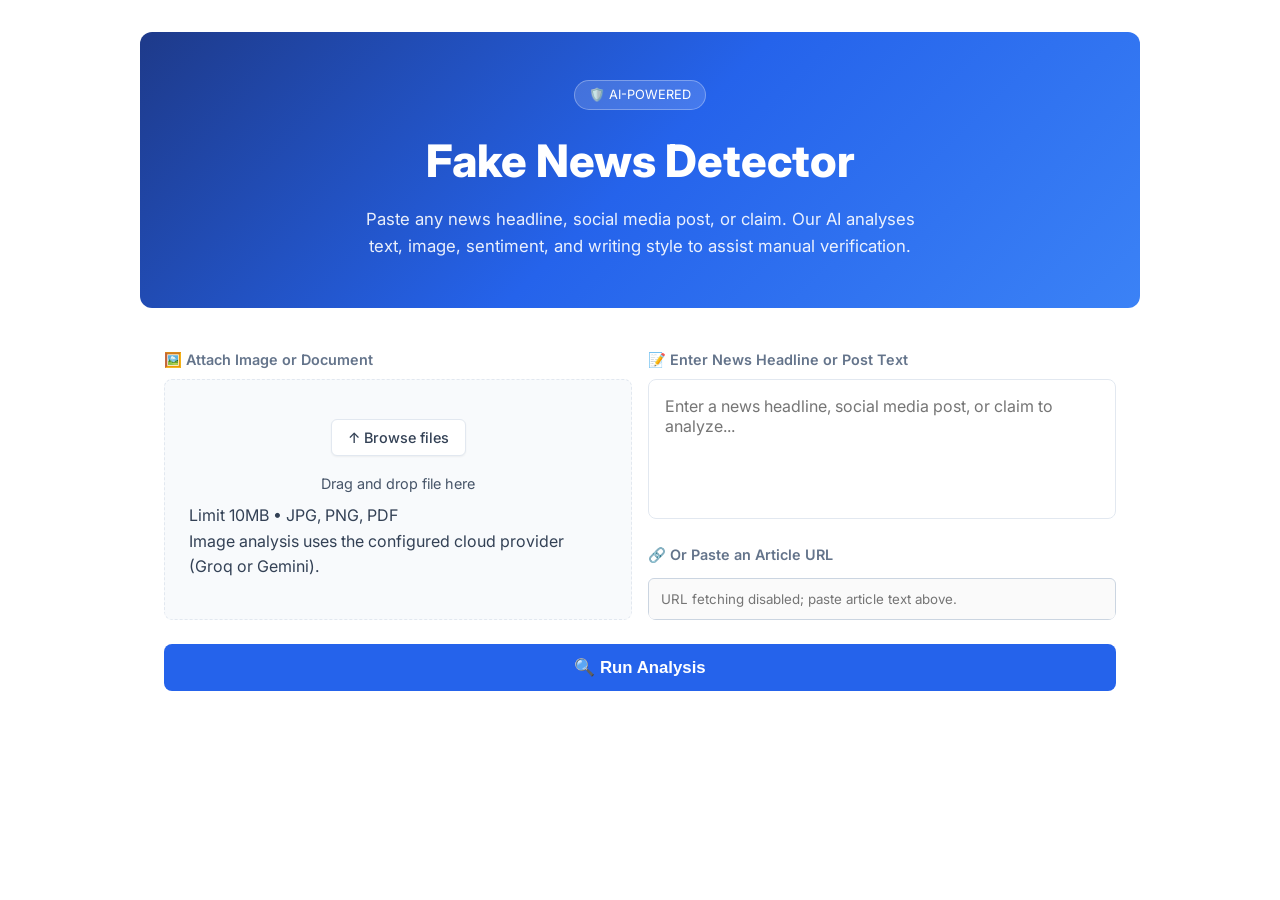
<file: static/index.html>
<!DOCTYPE html>
<html lang="en">
<head>
  <meta charset="UTF-8">
  <meta name="viewport" content="width=device-width, initial-scale=1.0">
  <title>Fake News Detector</title>
  <link rel="stylesheet" href="style.css">
  <link href="https://fonts.googleapis.com/css2?family=Inter:wght@400;500;600;700;800&display=swap" rel="stylesheet">
</head>
<body>
  <!-- HEADER -->
  <div class="app-header">
    <div class="header-badge">🛡️ AI-POWERED</div>
    <h1>Fake News Detector</h1>
    <p>Paste any news headline, social media post, or claim. Our AI analyses<br>text, image, sentiment, and writing style to assist manual verification.</p>

  </div>

  <div class="container">
    <div id="input-section">
      <form id="analyze-form">
        <div class="input-columns">
          <!-- Left Column: Image -->
          <div class="input-col">
            <label>🖼️ Attach Image or Document</label>
            <div class="file-upload">
              <span class="upload-btn">↑ Browse files</span>
              <span id="file-name" style="margin-top: 1rem; font-size: 0.9rem; color: #475569;">Drag and drop file here</span>
              <div class="file-desc" style="margin-top: 0.5rem;">Limit 10MB • JPG, PNG, PDF<br>Image analysis uses the configured cloud provider (Groq or Gemini).</div>
              <input type="file" id="image" name="image" accept="image/png, image/jpeg, image/webp, application/pdf">
            </div>
          </div>
          
          <!-- Right Column: Text & URL -->
          <div class="input-col">
            <label>📝 Enter News Headline or Post Text</label>
            <textarea id="text" name="text" placeholder="Enter a news headline, social media post, or claim to analyze..." style="margin-bottom: 1rem; height: 100px;"></textarea>
            
            <label>🔗 Or Paste an Article URL</label>
            <input disabled type="url" id="news-url" name="url" placeholder="URL fetching disabled; paste article text above." style="width: 100%; padding: 0.75rem; border: 1px solid #cbd5e1; border-radius: 6px; font-family: inherit; margin-top: 0.25rem;">
          </div>
        </div>

        <button type="submit" class="btn-primary">🔍 Run Analysis</button>
      </form>
    </div>

    <div id="loader">
      <div class="spinner"></div>
      <p id="loader-text" style="color:#64748b; font-weight:600; margin-top:10px;">Analysing...</p>
    </div>

    <!-- RESULTS SECTION -->
    <div id="results">
      <!-- 1. Top Verdict Block -->
      <div class="white-card verdict-block">
        <h3 class="section-title">⚠️ Analysis Results</h3>
        <div class="verdict-layout">
          <div class="verdict-left">
            <div id="verdict-main" class="verdict-main">❌ Fake News</div>
            <div class="conf-row">
              Evidence signal (uncalibrated) <strong id="conf-val" style="font-size: 1.4rem;"></strong>
            </div>
            <div class="sent-row">
              Sentiment <strong id="sent-val"></strong>
            </div>
            
            <div class="why-flagged">
              <h4>Why this was flagged</h4>
              <ul id="flag-reasons"></ul>
            </div>
          </div>
          <div class="verdict-right">
            <!-- Simulated "media" box or preview -->
            <div class="media-preview" id="media-preview">
              <img id="preview-img" style="display:none;" />
              <div id="preview-placeholder">Media Preview</div>
            </div>
          </div>
        </div>
      </div>

      <div id="vision-card" class="white-card" style="display:none;">
        <h3 class="section-title">🖼️ Image assessment</h3>
        <p id="vision-summary" class="summary-text"></p>
        <p id="vision-provider" class="summary-text"></p>
        <p class="summary-text">This model signal requires source review and does not establish image authenticity.</p>
      </div>

      <!-- 2. Web Fact Check -->
      <div class="white-card">
        <h3 class="section-title">🌐 Web Fact-Check</h3>
        <div id="rag-alert" class="alert-box"></div>
        <p id="rag-summary" class="summary-text"></p>
        <button class="btn-secondary">📄 Download Evidence Card</button>
      </div>

      <!-- 3. Explainable AI Block -->
      <div class="dark-card">
        <h3 style="color:#fff; font-size:1.2rem; margin-bottom:5px;">🧠 Explainable AI — Why This Verdict?</h3>
        <p style="color:#cbd5e1; font-size:0.9rem;">Our AI doesn't just give a verdict — it shows its reasoning so you can decide whether to trust it.</p>
      </div>

      <!-- STEP 1: Word Influence -->
      <div class="white-card">
        <h3 class="step-title"><span class="step-badge">STEP 1</span> 🔤 Word Influence <span style="color:#94a3b8;font-weight:400;">— Integrated Gradients Attribution</span></h3>
        <p class="summary-text" style="margin-bottom:1rem;">Each word is scored by how much it pushed the AI toward <strong style="color:#dc2626;">fake</strong> (red) or <strong style="color:#16a34a;">real</strong> (green).</p>
        <div id="word-pills" class="word-container"></div>
      </div>

      <!-- STEP 2: Root Causes -->
      <div class="white-card" style="border-left: 4px solid #3b82f6;">
        <h3 class="step-title"><span class="step-badge">STEP 2</span> 🔍 Root Causes <span style="color:#94a3b8;font-weight:400;">— Why was this flagged?</span></h3>
        <div id="root-causes-list" class="alert-box alert-blue"></div>
      </div>

      <!-- STEP 3: Counterfactuals -->
      <div class="white-card">
        <h3 class="step-title"><span class="step-badge">STEP 3</span> 🔄 What Would Change the Verdict? <span style="color:#94a3b8;font-weight:400;">— Counterfactual Analysis</span></h3>
        <p class="summary-text" style="margin-bottom:1rem;">We simulate "what if" scenarios by removing one signal at a time and re-running the AI to see if the verdict flips.</p>
        <div id="cf-list"></div>
      </div>

      <div style="text-align: center; margin-top: 3rem;">
        <p style="color: #64748b; font-size: 0.85rem; margin-bottom: 5px;">AI-powered misinformation detection system for text and image analysis</p>
        <p style="color: #94a3b8; font-size: 0.8rem;">Analysis completed in <span id="time-taken"></span>s</p>
        <button onclick="resetApp()" class="btn-primary" style="margin-top: 2rem; max-width: 300px;">Analyze Another</button>
      </div>

    </div>
  </div>
  <script src="script.js"></script>
</body>
</html>
</file>
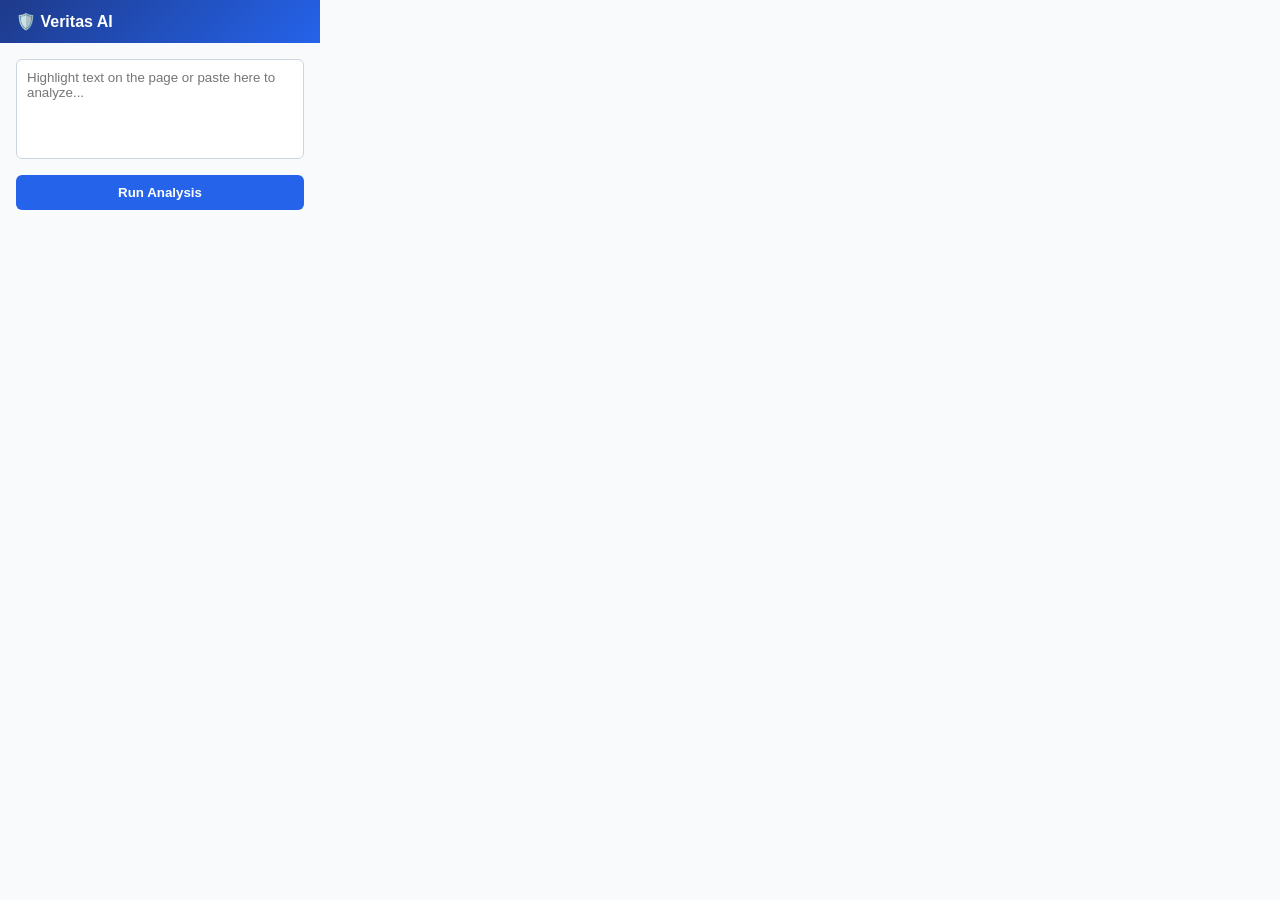
<file: chrome_extension/popup.html>
<!DOCTYPE html>
<html>
<head>
  <meta charset="utf-8">
  <link rel="stylesheet" href="popup.css">
</head>
<body>
  <div class="header">
    <h3>🛡️ Veritas AI</h3>
  </div>
  <div class="container">
    <textarea id="claim-text" placeholder="Highlight text on the page or paste here to analyze..."></textarea>
    <button id="analyze-btn">Run Analysis</button>
    
    <div id="loader" class="hidden">
      <div class="spinner"></div>
      <p style="text-align:center; font-size:12px; margin-top:5px; color:#64748b;">Checking facts...</p>
    </div>

    <div id="results" class="hidden">
      <div id="verdict-banner" class="verdict-banner"></div>
      <div class="metrics">
        <p><strong>Confidence:</strong> <span id="conf-val"></span></p>
        <p><strong>Web Search (RAG):</strong> <span id="rag-val"></span></p>
      </div>
      <button id="reset-btn" style="background:#e2e8f0; color:#334155;">Analyze Another</button>
    </div>
  </div>
  <script src="popup.js"></script>
</body>
</html>
</file>
<file: static/style.css>
:root {
  --bg: #ffffff;
  --text-main: #334155;
  --text-muted: #64748b;
  --border: #e2e8f0;
  --accent: #2563eb;
  
  --red-bg: #fef2f2;
  --red-border: #fca5a5;
  --red-text: #dc2626;
  
  --green-bg: #f0fdf4;
  --green-border: #86efac;
  --green-text: #16a34a;
  
  --yellow-bg: #fefce8;
  --yellow-border: #fef08a;
  --yellow-text: #d97706;
}

* { box-sizing: border-box; margin: 0; padding: 0; }

body {
  font-family: 'Inter', -apple-system, sans-serif;
  background-color: var(--bg);
  color: var(--text-main);
  line-height: 1.6;
}

.container {
  width: 100%;
  max-width: 1000px;
  margin: 0 auto;
  padding: 0 1.5rem 3rem;
}

/* Header */
.app-header {
  background: linear-gradient(135deg, #1e3a8a 0%, #2563eb 50%, #3b82f6 100%);
  border-radius: 12px;
  padding: 3rem 2rem;
  margin: 2rem auto;
  max-width: 1000px;
  text-align: center;
  color: white;
}
.header-badge {
  display: inline-block;
  background: rgba(255,255,255,0.15);
  border: 1px solid rgba(255,255,255,0.3);
  border-radius: 100px;
  padding: 4px 14px;
  font-size: 0.8rem;
  margin-bottom: 1rem;
}
.app-header h1 { font-size: 2.8rem; font-weight: 800; margin-bottom: 0.5rem; }
.app-header p { color: rgba(255,255,255,0.9); font-size: 1.05rem; }

/* Inputs */
.input-columns { display: flex; gap: 1rem; margin-bottom: 1.5rem; }
@media (max-width: 768px) { .input-columns { flex-direction: column; } }

.input-col {
  flex: 1;
  background: #ffffff;
  border-radius: 8px;
  overflow: hidden;
  display: flex;
  flex-direction: column;
}
.input-col label {
  color: #64748b;
  padding: 8px 0;
  font-size: 0.9rem;
  font-weight: 600;
}
.file-upload {
  position: relative;
  flex: 1;
  padding: 1.5rem;
  display: flex;
  flex-direction: column;
  justify-content: center;
  align-items: center;
  border: 1px dashed var(--border);
  background: #f8fafc;
  border-radius: 8px;
  cursor: pointer;
}
.upload-btn {
  background: #ffffff;
  border: 1px solid var(--border);
  padding: 6px 16px;
  border-radius: 6px;
  font-size: 0.9rem;
  font-weight: 500;
  color: #334155;
  box-shadow: 0 1px 2px rgba(0,0,0,0.05);
}
.file-upload input[type="file"] {
  position: absolute; top: 0; left: 0; width: 100%; height: 100%;
  opacity: 0; cursor: pointer;
}
textarea {
  width: 100%;
  flex: 1;
  background: #ffffff;
  border: 1px solid var(--border);
  border-radius: 8px;
  padding: 1rem;
  color: #334155;
  font-family: inherit;
  font-size: 1rem;
  resize: none;
  min-height: 140px;
}
textarea:focus { outline: none; border-color: var(--accent); }

.btn-primary {
  width: 100%; background: var(--accent); color: white;
  border: none; border-radius: 8px; padding: 0.8rem;
  font-size: 1.05rem; font-weight: 600; cursor: pointer;
}
.btn-secondary {
  background: var(--accent); color: white;
  border: none; border-radius: 6px; padding: 8px 16px;
  font-size: 0.9rem; font-weight: 600; cursor: pointer; margin-top: 1rem;
}

/* Loader */
#loader { display: none; text-align: center; margin: 4rem 0; }
.spinner {
  width: 40px; height: 40px;
  border: 4px solid #e2e8f0; border-left-color: var(--accent);
  border-radius: 50%; animation: spin 1s linear infinite; margin: 0 auto;
}
@keyframes spin { 100% { transform: rotate(360deg); } }

/* Results */
#results { display: none; margin-top: 2rem; }

.white-card {
  background: #ffffff;
  border: 1px solid var(--border);
  border-radius: 8px;
  padding: 1.5rem;
  margin-bottom: 1.5rem;
}
.dark-card {
  background: #0f172a;
  border-radius: 8px;
  padding: 1.5rem;
  margin-bottom: 1.5rem;
}

.section-title { font-size: 1.1rem; color: #1e293b; margin-bottom: 1rem; display: flex; align-items: center; gap: 8px; }

/* Verdict Layout */
.verdict-layout { display: flex; gap: 2rem; }
@media (max-width: 768px) { .verdict-layout { flex-direction: column; } }
.verdict-left { flex: 1; }
.verdict-right { flex: 1; background: #f1f5f9; border: 1px solid var(--border); border-radius: 8px; display:flex; align-items:center; justify-content:center; overflow:hidden;}
.verdict-right img { max-width: 100%; max-height: 300px; object-fit: contain; }

.verdict-main { font-size: 2rem; font-weight: 800; margin-bottom: 1rem; }
.v-fake { color: var(--red-text); }
.v-real { color: var(--green-text); }
.v-uncertain { color: var(--yellow-text); }

.conf-row, .sent-row { font-size: 1rem; color: #64748b; margin-bottom: 0.5rem; }
.conf-row strong { color: #1e293b; }

.why-flagged { margin-top: 1.5rem; }
.why-flagged h4 { font-size: 0.95rem; color: #1e293b; margin-bottom: 0.5rem; }
.why-flagged ul { list-style: none; margin-left: 0.5rem; }
.why-flagged li { position: relative; padding-left: 1rem; margin-bottom: 0.4rem; font-size: 0.9rem; color: #334155; }
.why-flagged li::before { content: "•"; color: var(--red-text); position: absolute; left: 0; font-size: 1.2rem; line-height: 1; }

/* Alerts / Pills */
.alert-box { border: 1px solid var(--yellow-border); background: var(--yellow-bg); border-radius: 6px; padding: 12px 16px; margin-bottom: 1rem; font-size: 0.9rem; }
.alert-blue { border: 1px solid #bfdbfe; background: #eff6ff; }
.summary-text { font-size: 0.95rem; color: var(--text-main); }

/* Steps */
.step-title { font-size: 1rem; font-weight: 600; margin-bottom: 1rem; display: flex; align-items: center; gap: 8px; }
.step-badge { background: #e0f2fe; color: #0369a1; padding: 2px 8px; border-radius: 4px; font-size: 0.75rem; font-weight: 700; border: 1px solid #bae6fd; }

/* XAI Words */
.word-container { display: flex; flex-wrap: wrap; gap: 6px; }
.word-pill {
  display: inline-flex; flex-direction: column; align-items: center;
  padding: 4px 8px; border-radius: 4px; font-size: 0.9rem; font-weight: 500;
  border: 1px solid var(--border);
}
.word-score { font-size: 0.7rem; color: #64748b; margin-top: 2px; }

/* Counterfactuals */
.cf-card {
  background: var(--yellow-bg); border: 1px solid var(--yellow-border);
  border-radius: 6px; padding: 1rem; margin-bottom: 0.8rem;
  display: flex; gap: 12px; align-items: flex-start;
}
.cf-icon { color: var(--yellow-text); font-size: 1.2rem; }
.cf-text { font-size: 0.9rem; color: #64748b; }
.cf-text strong { display: block; color: var(--yellow-text); margin-top: 4px; }
</file>
<file: chrome_extension/popup.css>
body {
  font-family: 'Inter', sans-serif;
  width: 320px;
  margin: 0;
  background: #f8fafc;
  color: #334155;
}
.header {
  background: linear-gradient(135deg, #1e3a8a 0%, #2563eb 100%);
  color: white;
  padding: 12px 16px;
}
.header h3 { margin: 0; font-size: 16px; font-weight: 700; }
.container { padding: 16px; }
textarea {
  width: 100%;
  box-sizing: border-box;
  height: 100px;
  padding: 10px;
  border: 1px solid #cbd5e1;
  border-radius: 6px;
  resize: none;
  font-family: inherit;
  margin-bottom: 12px;
}
button {
  width: 100%;
  background: #2563eb;
  color: white;
  border: none;
  padding: 10px;
  border-radius: 6px;
  font-weight: 600;
  cursor: pointer;
  margin-bottom: 10px;
}
button:hover { opacity: 0.9; }
.hidden { display: none !important; }
.spinner {
  width: 24px; height: 24px; margin: 0 auto;
  border: 3px solid #e2e8f0; border-top-color: #2563eb;
  border-radius: 50%; animation: spin 1s linear infinite;
}
@keyframes spin { 100% { transform: rotate(360deg); } }
.verdict-banner {
  text-align: center; font-size: 20px; font-weight: 800;
  padding: 12px; border-radius: 6px; margin-bottom: 12px;
}
.v-fake { background: #fef2f2; color: #dc2626; border: 1px solid #fca5a5; }
.v-real { background: #f0fdf4; color: #16a34a; border: 1px solid #86efac; }
.v-unc { background: #fefce8; color: #d97706; border: 1px solid #fef08a; }
.metrics p { margin: 4px 0; font-size: 13px; }
</file>
